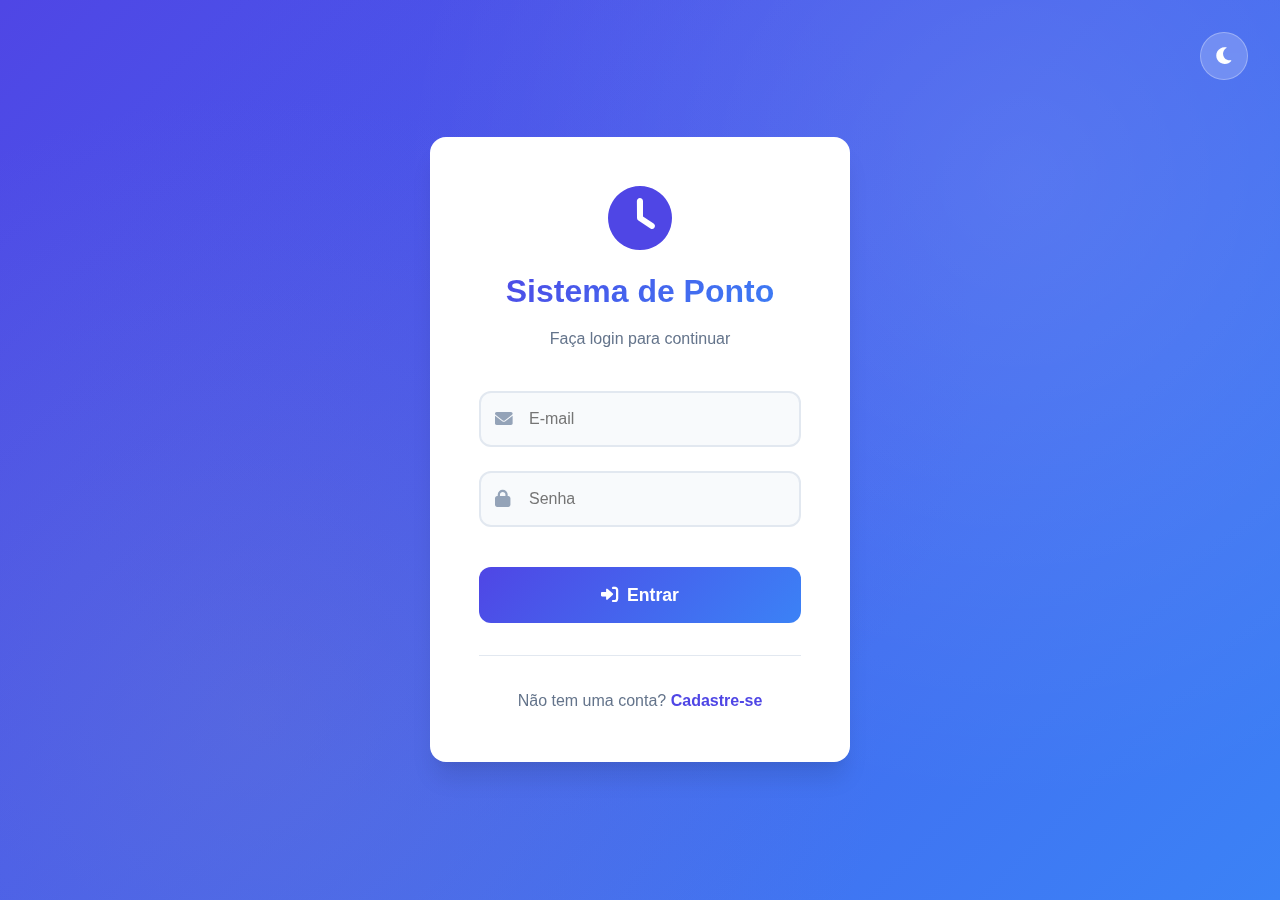
<file: Projeto-ponto-ui/index.html>
<!DOCTYPE html>
<html lang="pt-BR">
<head>
  <link rel="manifest" href="manifest.json">
  <meta name="theme-color" content="#4f46e5">
    <meta charset="UTF-8">
    <meta name="viewport" content="width=device-width, initial-scale=1.0">
    <title>Login - Sistema de Ponto Eletrônico</title>
    <link href="https://cdnjs.cloudflare.com/ajax/libs/font-awesome/6.0.0/css/all.min.css" rel="stylesheet">
    <style>
        /* ===============================================
           SISTEMA DE PONTO ELETRÔNICO - ESTILOS COMPLETOS
           =============================================== */

        /* Reset e variáveis CSS */
        :root {
          /* Cores Light Theme */
          --primary-color: #4f46e5;
          --primary-hover: #4338ca;
          --primary-light: #e0e7ff;
          --secondary-color: #6b7280;
          --secondary-hover: #4b5563;
          --success-color: #10b981;
          --success-hover: #059669;
          --success-light: #d1fae5;
          --warning-color: #f59e0b;
          --warning-hover: #d97706;
          --warning-light: #fef3c7;
          --danger-color: #ef4444;
          --danger-hover: #dc2626;
          --danger-light: #fee2e2;
          --info-color: #3b82f6;
          --info-hover: #2563eb;
          --info-light: #dbeafe;
          
          /* Background e Surface */
          --bg-primary: #ffffff;
          --bg-secondary: #f8fafc;
          --bg-tertiary: #f1f5f9;
          --surface: #ffffff;
          --surface-hover: #f8fafc;
          
          /* Texto */
          --text-primary: #1e293b;
          --text-secondary: #64748b;
          --text-tertiary: #94a3b8;
          --text-inverse: #ffffff;
          
          /* Bordas */
          --border-color: #e2e8f0;
          --border-hover: #cbd5e1;
          --border-focus: #4f46e5;
          
          /* Sombras */
          --shadow-sm: 0 1px 2px 0 rgba(0, 0, 0, 0.05);
          --shadow-md: 0 4px 6px -1px rgba(0, 0, 0, 0.1), 0 2px 4px -1px rgba(0, 0, 0, 0.06);
          --shadow-lg: 0 10px 15px -3px rgba(0, 0, 0, 0.1), 0 4px 6px -2px rgba(0, 0, 0, 0.05);
          --shadow-xl: 0 20px 25px -5px rgba(0, 0, 0, 0.1), 0 10px 10px -5px rgba(0, 0, 0, 0.04);
          
          /* Tamanhos */
          --border-radius: 0.75rem;
          --border-radius-sm: 0.5rem;
          --border-radius-lg: 1rem;
          --transition: all 0.2s cubic-bezier(0.4, 0, 0.2, 1);
          --transition-slow: all 0.3s cubic-bezier(0.4, 0, 0.2, 1);
        }

        /* Dark Theme */
        [data-theme="dark"] {
          --bg-primary: #0f172a;
          --bg-secondary: #1e293b;
          --bg-tertiary: #334155;
          --surface: #1e293b;
          --surface-hover: #334155;
          
          --text-primary: #f1f5f9;
          --text-secondary: #cbd5e1;
          --text-tertiary: #94a3b8;
          
          --border-color: #334155;
          --border-hover: #475569;
          
          --primary-light: rgba(79, 70, 229, 0.1);
          --success-light: rgba(16, 185, 129, 0.1);
          --warning-light: rgba(245, 158, 11, 0.1);
          --danger-light: rgba(239, 68, 68, 0.1);
          --info-light: rgba(59, 130, 246, 0.1);
        }

        /* Reset básico */
        * {
          margin: 0;
          padding: 0;
          box-sizing: border-box;
        }

        html {
          scroll-behavior: smooth;
        }

        body {
          font-family: 'Inter', -apple-system, BlinkMacSystemFont, 'Segoe UI', Roboto, sans-serif;
          line-height: 1.6;
          color: var(--text-primary);
          background: var(--bg-primary);
          transition: var(--transition);
          overflow-x: hidden;
        }

        /* Animações globais */
        @keyframes fadeIn {
          from {
            opacity: 0;
            transform: translateY(20px);
          }
          to {
            opacity: 1;
            transform: translateY(0);
          }
        }

        @keyframes slideIn {
          from {
            opacity: 0;
            transform: translateX(-30px);
          }
          to {
            opacity: 1;
            transform: translateX(0);
          }
        }

        @keyframes pulse {
          0%, 100% {
            opacity: 1;
          }
          50% {
            opacity: 0.5;
          }
        }

        @keyframes bounce {
          0%, 20%, 53%, 80%, 100% {
            transform: translateY(0);
          }
          40%, 43% {
            transform: translateY(-30px);
          }
          70% {
            transform: translateY(-15px);
          }
          90% {
            transform: translateY(-4px);
          }
        }

        @keyframes spin {
          from {
            transform: rotate(0deg);
          }
          to {
            transform: rotate(360deg);
          }
        }

        @keyframes backgroundFloat {
          0%, 100% {
            transform: translate(0, 0) rotate(0deg);
          }
          33% {
            transform: translate(30px, -30px) rotate(120deg);
          }
          66% {
            transform: translate(-20px, 20px) rotate(240deg);
          }
        }

        @keyframes authCardSlide {
          from {
            opacity: 0;
            transform: translateY(50px) scale(0.9);
          }
          to {
            opacity: 1;
            transform: translateY(0) scale(1);
          }
        }

        /* Container de autenticação */
        .auth-container {
          min-height: 100vh;
          display: flex;
          align-items: center;
          justify-content: center;
          background: linear-gradient(135deg, var(--primary-color), var(--info-color));
          position: relative;
          overflow: hidden;
          padding: 1rem;
        }

        .auth-container::before {
          content: '';
          position: absolute;
          top: 0;
          left: 0;
          right: 0;
          bottom: 0;
          background: 
            radial-gradient(circle at 20% 80%, rgba(120, 119, 198, 0.3) 0%, transparent 50%),
            radial-gradient(circle at 80% 20%, rgba(255, 255, 255, 0.1) 0%, transparent 50%),
            radial-gradient(circle at 40% 40%, rgba(79, 70, 229, 0.2) 0%, transparent 50%);
          animation: backgroundFloat 20s ease-in-out infinite;
        }

        /* Card de autenticação */
        .auth-card {
          background: var(--surface);
          border-radius: var(--border-radius-lg);
          box-shadow: var(--shadow-xl);
          padding: 3rem;
          width: 100%;
          max-width: 420px;
          position: relative;
          z-index: 10;
          animation: authCardSlide 0.8s cubic-bezier(0.4, 0, 0.2, 1);
          backdrop-filter: blur(10px);
          border: 1px solid rgba(255, 255, 255, 0.1);
        }

        .auth-card:hover {
          transform: translateY(-5px);
          box-shadow: 0 25px 50px -12px rgba(0, 0, 0, 0.25);
          transition: var(--transition-slow);
        }

        /* Header da autenticação */
        .auth-header {
          text-align: center;
          margin-bottom: 2.5rem;
          animation: fadeIn 1s ease-out 0.3s both;
        }

        .auth-header i {
          font-size: 4rem;
          color: var(--primary-color);
          margin-bottom: 1rem;
          display: block;
          animation: bounce 2s infinite;
        }

        .auth-header h1 {
          font-size: 2rem;
          font-weight: 700;
          color: var(--text-primary);
          margin-bottom: 0.5rem;
          background: linear-gradient(135deg, var(--primary-color), var(--info-color));
          -webkit-background-clip: text;
          -webkit-text-fill-color: transparent;
          background-clip: text;
        }

        .auth-header p {
          color: var(--text-secondary);
          font-size: 1rem;
        }

        /* Form de autenticação */
        .auth-form {
          display: flex;
          flex-direction: column;
          gap: 1.5rem;
          animation: slideIn 0.8s ease-out 0.5s both;
        }

        .input-group {
          position: relative;
          margin-bottom: 0;
        }

        .input-group i {
          position: absolute;
          left: 1rem;
          top: 50%;
          transform: translateY(-50%);
          color: var(--text-tertiary);
          font-size: 1.1rem;
          z-index: 2;
          transition: var(--transition);
        }

        .input-group input,
        .input-group select {
          width: 100%;
          padding: 1rem 1rem 1rem 3rem;
          height: 3.5rem;
          border: 2px solid var(--border-color);
          border-radius: var(--border-radius);
          background: var(--bg-secondary);
          font-size: 1rem;
          color: var(--text-primary);
          transition: var(--transition);
        }

        .input-group input:focus,
        .input-group select:focus {
          outline: none;
          border-color: var(--primary-color);
          background: var(--surface);
          box-shadow: 0 0 0 4px rgba(79, 70, 229, 0.1);
          transform: translateY(-2px);
        }

        .input-group input:focus + i,
        .input-group select:focus + i {
          color: var(--primary-color);
          transform: translateY(-50%) scale(1.1);
        }

        /* Botões */
        .btn {
          display: inline-flex;
          align-items: center;
          justify-content: center;
          gap: 0.5rem;
          padding: 0.75rem 1.5rem;
          border: none;
          border-radius: var(--border-radius);
          font-size: 0.875rem;
          font-weight: 600;
          text-decoration: none;
          cursor: pointer;
          transition: var(--transition);
          position: relative;
          overflow: hidden;
        }

        .btn::before {
          content: '';
          position: absolute;
          top: 0;
          left: -100%;
          width: 100%;
          height: 100%;
          background: linear-gradient(90deg, transparent, rgba(255, 255, 255, 0.2), transparent);
          transition: left 0.5s;
        }

        .btn:hover::before {
          left: 100%;
        }

        .btn:hover {
          transform: translateY(-2px);
          box-shadow: var(--shadow-lg);
        }

        .btn-primary {
          background: linear-gradient(135deg, var(--primary-color), var(--info-color));
          color: white;
          height: 3.5rem;
          font-size: 1.1rem;
          font-weight: 700;
          margin-top: 1rem;
        }

        .btn-primary:hover {
          background: linear-gradient(135deg, var(--primary-hover), var(--info-hover));
        }

        /* Footer da autenticação */
        .auth-footer {
          text-align: center;
          margin-top: 2rem;
          padding-top: 2rem;
          border-top: 1px solid var(--border-color);
          animation: fadeIn 1s ease-out 0.7s both;
        }

        .auth-footer p {
          color: var(--text-secondary);
          margin: 0;
        }

        .auth-footer a {
          color: var(--primary-color);
          text-decoration: none;
          font-weight: 600;
          position: relative;
          transition: var(--transition);
        }

        .auth-footer a::after {
          content: '';
          position: absolute;
          width: 0;
          height: 2px;
          bottom: -2px;
          left: 0;
          background: var(--primary-color);
          transition: width 0.3s ease;
        }

        .auth-footer a:hover::after {
          width: 100%;
        }

        .auth-footer a:hover {
          color: var(--primary-hover);
          transform: translateY(-1px);
        }

        /* Botão de tema */
        .theme-toggle-btn {
          position: fixed;
          top: 2rem;
          right: 2rem;
          width: 3rem;
          height: 3rem;
          border-radius: 50%;
          background: rgba(255, 255, 255, 0.2);
          border: 1px solid rgba(255, 255, 255, 0.3);
          color: white;
          font-size: 1.2rem;
          cursor: pointer;
          transition: var(--transition-slow);
          z-index: 1000;
          backdrop-filter: blur(10px);
          display: flex;
          align-items: center;
          justify-content: center;
        }

        .theme-toggle-btn:hover {
          background: rgba(255, 255, 255, 0.3);
          transform: rotate(180deg) scale(1.1);
          box-shadow: var(--shadow-lg);
        }

        /* Mensagens */
        .error-message,
        .success-message {
          padding: 1rem 1.25rem;
          border-radius: var(--border-radius);
          margin-top: 1rem;
          display: flex;
          align-items: center;
          gap: 0.5rem;
          animation: fadeIn 0.3s ease-out;
        }

        .error-message {
          background: var(--danger-light);
          color: var(--danger-color);
          border: 1px solid rgba(239, 68, 68, 0.3);
        }

        .success-message {
          background: var(--success-light);
          color: var(--success-color);
          border: 1px solid rgba(16, 185, 129, 0.3);
        }

        /* Loading overlay */
        .loading-overlay {
          position: fixed;
          top: 0;
          left: 0;
          width: 100%;
          height: 100%;
          background: rgba(0, 0, 0, 0.7);
          display: flex;
          align-items: center;
          justify-content: center;
          z-index: 9999;
          backdrop-filter: blur(5px);
        }

        .loading-spinner {
          background: var(--surface);
          padding: 2rem 3rem;
          border-radius: var(--border-radius-lg);
          box-shadow: var(--shadow-xl);
          text-align: center;
          animation: fadeIn 0.3s ease-out;
        }

        .loading-spinner i {
          font-size: 2.5rem;
          color: var(--primary-color);
          margin-bottom: 1rem;
          animation: spin 1s linear infinite;
        }

        .loading-spinner p {
          color: var(--text-primary);
          font-weight: 600;
          margin: 0;
        }

        /* Utilitários */
        .hidden {
          display: none !important;
        }

        /* Responsividade */
        @media (max-width: 768px) {
          .auth-container {
            padding: 1rem 0.5rem;
          }
          
          .auth-card {
            padding: 2rem 1.5rem;
            margin: 1rem 0;
          }
          
          .auth-header h1 {
            font-size: 1.75rem;
          }
          
          .auth-header i {
            font-size: 3rem;
          }
          
          .theme-toggle-btn {
            top: 1rem;
            right: 1rem;
            width: 2.5rem;
            height: 2.5rem;
            font-size: 1rem;
          }
        }

        @media (max-width: 480px) {
          .auth-card {
            padding: 1.5rem 1rem;
          }
          
          .input-group input,
          .input-group select,
          .btn-primary {
            height: 3rem;
          }
          
          .auth-header h1 {
            font-size: 1.5rem;
          }
        }

        /* Transições para mudança de tema */
        * {
          transition: background-color 0.3s ease, color 0.3s ease, border-color 0.3s ease;
        }
    </style>
</head>
<body data-theme="light">
    <div class="auth-container">
        <div class="auth-card">
            <div class="auth-header">
                <i class="fas fa-clock"></i>
                <h1>Sistema de Ponto</h1>
                <p>Faça login para continuar</p>
            </div>
            
            <form id="loginForm" class="auth-form">
                <div class="input-group">
                    <input type="email" id="email" placeholder="E-mail" required>
                    <i class="fas fa-envelope"></i>
                </div>
                
                <div class="input-group">
                    <input type="password" id="senha" placeholder="Senha" required>
                    <i class="fas fa-lock"></i>
                </div>
            
                
                <button type="submit" class="btn btn-primary" id="loginBtn">
                    <i class="fas fa-sign-in-alt"></i>
                    Entrar
                </button>
            </form>
            
            <div class="auth-footer">
                <p>Não tem uma conta? 
                    <a href="cadastro.html">Cadastre-se</a>
                </p>
            </div>
            
            <div id="loginError" class="error-message hidden"></div>
        </div>
        
        <button id="themeToggle" class="theme-toggle-btn" title="Alternar tema">
            <i class="fas fa-moon"></i>
        </button>
    </div>

    <!-- Loading Overlay -->
    <div id="loadingOverlay" class="loading-overlay hidden">
        <div class="loading-spinner">
            <i class="fas fa-spinner fa-spin"></i>
            <p>Entrando...</p>
        </div>
    </div>

    <!-- Scripts -->
   <!-- ... início do HTML mantido igual ... -->

    <!-- Scripts -->
    <script src="js/api.js"></script> <!-- ADICIONADO -->
    <script>
  
       

        // Inicialização da página de login
        document.addEventListener('DOMContentLoaded', function() {
          

            // Verificar se já está logado
            const userData = Auth.getCurrentUser();
            if (userData) {
                // Redirecionar baseado na role
                if (userData.role === 'ADMIN') {
                    window.location.href = 'admin.html';
                } else {
                    window.location.href = 'ponto.html';
                }
            }

            // Configurar form de login
            const loginForm = document.getElementById('loginForm');
            loginForm.addEventListener('submit', handleLogin);
        });

        // NOVA FUNÇÃO handleLogin:
        async function handleLogin(e) {
            e.preventDefault();
            
            const email = document.getElementById('email').value;
            const senha = document.getElementById('senha').value;
          
            
            // Validação básica
            if (!email || !senha ) {
                showError('Todos os campos são obrigatórios');
                return;
            }
            
            try {
                showLoading();
                const response = await Auth.login(email, senha);
                
                if (response.success) {
                    if (response.user.role === 'ADMIN') {
                        window.location.href = 'admin.html';
                    } else {
                        window.location.href = 'ponto.html';
                    }
                } else {
                    showError(response.message || 'Erro ao fazer login');
                }
            } catch (error) {
                showError('Erro de conexão. Verifique sua internet.');
            } finally {
                hideLoading();
            }
        }

        function showError(message) {
            const errorDiv = document.getElementById('loginError');
            errorDiv.textContent = message;
            errorDiv.classList.remove('hidden');
            
            setTimeout(() => {
                errorDiv.classList.add('hidden');
            }, 5000);
        }

        function showLoading() {
            document.getElementById('loadingOverlay').classList.remove('hidden');
        }

        function hideLoading() {
            document.getElementById('loadingOverlay').classList.add('hidden');
        }
    </script>
    <script src="js/theme.js"></script>
    <script>
  if ('serviceWorker' in navigator) {
    window.addEventListener('load', () => {
      navigator.serviceWorker
        .register('sw.js')
        .then(reg => console.log('✅ SW registrado', reg))
        .catch(err => console.error('Erro SW:', err));
    });
  }
</script>

</body>
</html>
</file>
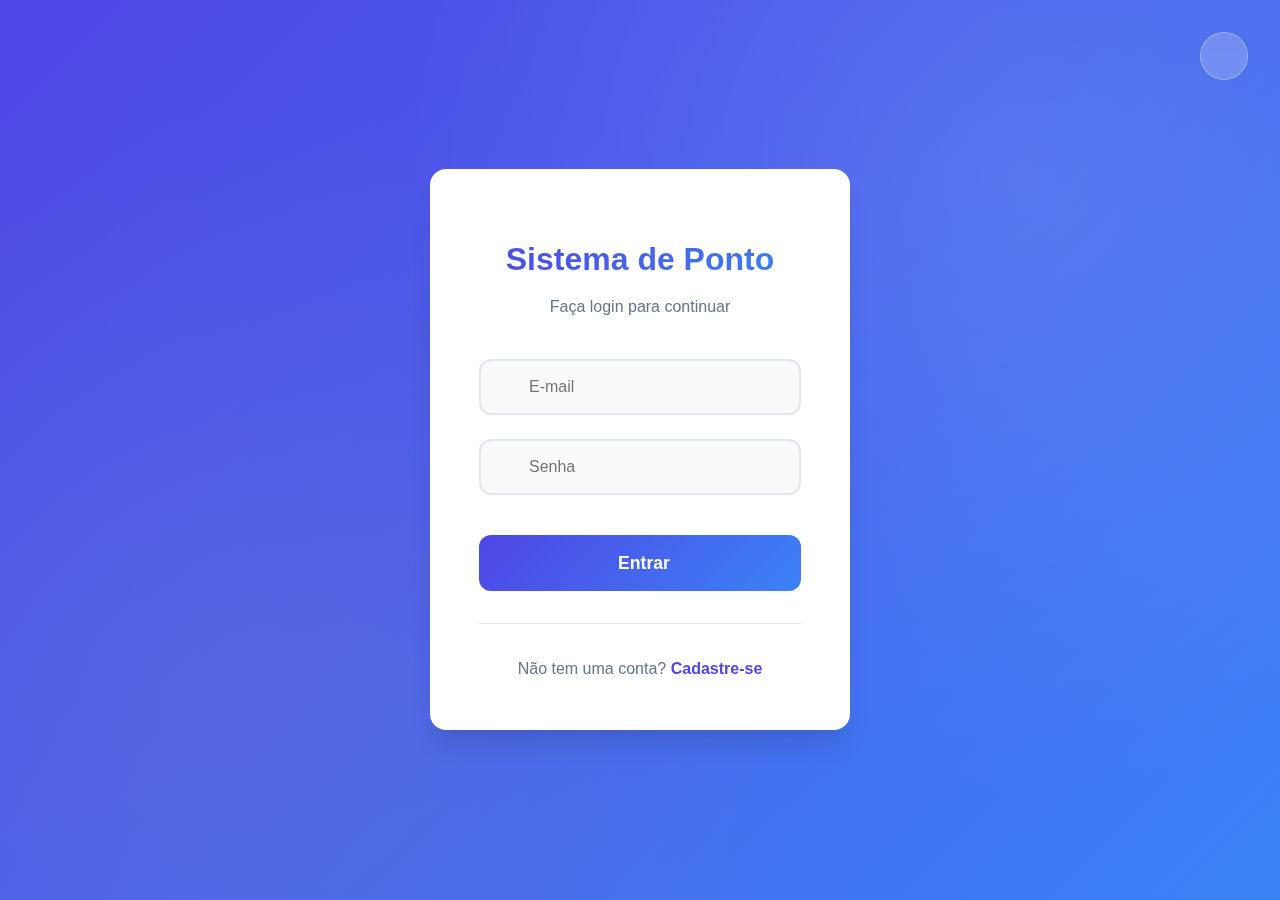
<file: Projeto-ponto-ui/admin.html>
<!DOCTYPE html>
<html lang="pt-BR">

<head>
    <meta charset="UTF-8">
    <meta name="viewport" content="width=device-width, initial-scale=1.0">
    <title>Administração - Sistema de Ponto Eletrônico</title>
    <link rel="stylesheet" href="css/styles.css">
    <link href="https://cdnjs.cloudflare.com/ajax/libs/font-awesome/6.0.0/css/all.min.css" rel="stylesheet">
</head>

<body data-theme="light">
    <div class="container">
        <header class="header">
            <div class="header-content">
                <div class="logo">
                    <i class="fas fa-cog"></i>
                    <span>Painel Administrativo</span>
                </div>
                <div class="header-controls">
                    <button id="themeToggle" class="btn-icon" title="Alternar tema">
                        <i class="fas fa-moon"></i>
                    </button>
                    <div class="user-info">
                        <div class="avatar" id="userAvatar">A</div>
                        <div class="user-details">
                            <span id="userName">Administrador</span>
                            <small id="userRole">ADMIN</small>
                        </div>
                    </div>
                    <button id="logoutBtn" class="btn-modern" title="Sair">
                        <i class="fas fa-sign-out-alt"></i>
                    </button>
                </div>
            </div>
        </header>

        <main class="main-content">
            <!-- Estatísticas -->
           <div class="dashboard-stats">
  <div class="stat-box">
    <div class="value" id="totalUsuarios">0</div>
    <div class="label">Total de Usuários</div>
  </div>
  <div class="stat-box">
    <div class="value" id="totalPontos">0</div>
    <div class="label">Pontos Registrados</div>
  </div>
  <div class="stat-box">
    <div class="value" id="pontosHoje">0</div>
    <div class="label">Pontos Hoje</div>
  </div>
  <div class="stat-box">
    <div class="value" id="currentTime">00:00:00</div>
    <div class="label">Horário Atual</div>
  </div>
</div>


            <!-- Tabela de Pontos -->
            <div class="card">
                <div class="card-header">
                    <h2><i class="fas fa-list"></i> Pontos Registrados</h2>
                    <div class="admin-controls">
                        <div class="filter-controls">
                            <input type="date" id="dataInicio" class="form-control">
                            <input type="date" id="dataFim" class="form-control">
                            <button id="filtrarBtn" class="btn-modern">
                                <i class="fas fa-filter"></i>
                                Filtrar
                            </button>
                        </div>
                        <div class="action-controls">
                            <button id="refreshBtn" class="btn-modern">
                                <i class="fas fa-sync"></i>
                                Atualizar
                            </button>
                            <button id="exportBtn" class="btn-modern">
                                <i class="fas fa-file-excel"></i>
                                Exportar Excel
                            </button>
                        </div>
                    </div>
                </div>
                <div class="card-body">
                    <div class="table-container">
                        <div id="loadingTable" class="loading hidden">
                            <i class="fas fa-spinner fa-spin"></i>
                            Carregando dados...
                        </div>
                        <table id="pontosTable" class="data-table hidden">
                            <thead>
                                <tr>
                                    <th>Usuário</th>
                                    <th>Descrição</th>
                                    <th>Tipo</th>
                                    <th>Data/Hora</th>
                                </tr>
                            </thead>
                            <tbody id="pontosTableBody">
                                <!-- Preenchido via JS -->
                            </tbody>
                        </table>
                        <div id="emptyTable" class="empty-state hidden">
                            <i class="fas fa-inbox"></i>
                            <p>Nenhum registro encontrado</p>
                        </div>
                    </div>
                </div>
            </div>
        </main>
    </div>
    <script src="https://cdnjs.cloudflare.com/ajax/libs/xlsx/0.18.5/xlsx.full.min.js"></script>
    <!-- Scripts -->
    <script src="js/theme.js"></script>
    <script src="js/api.js"></script>
    <script>
        document.addEventListener('DOMContentLoaded', function () {
            const userData = Auth.getCurrentUser();
            if (!userData) return window.location.href = 'index.html';

            if (userData.role !== 'ADMIN') {
                window.location.href = 'ponto.html';
                return;
            }

            initializeAdminPage();
            updateClock();
            setInterval(updateClock, 1000);
            loadStatistics();
            loadAllPontos();

            document.getElementById('logoutBtn').addEventListener('click', handleLogout);
            document.getElementById('refreshBtn').addEventListener('click', loadAllPontos);
            document.getElementById('filtrarBtn').addEventListener('click', handleFilter);
            document.getElementById('exportBtn').addEventListener('click', handleExport);
        });

        function initializeAdminPage() {
            const user = Auth.getCurrentUser();
            document.getElementById('userName').textContent = user.email.split('@')[0];
            document.getElementById('userRole').textContent = user.role;
            document.getElementById('userAvatar').textContent = user.email.charAt(0).toUpperCase();
        }

        function updateClock() {
            const now = new Date();
            document.getElementById('currentTime').textContent = now.toLocaleTimeString('pt-BR');
        }

        async function loadStatistics() {
            try {
                const pontos = await API.listarPontos();
                document.getElementById('totalPontos').textContent = pontos.length;

                const hoje = new Date().toDateString();
                const pontosHoje = pontos.filter(p =>
                    new Date(p.horario).toDateString() === hoje
                );
                document.getElementById('pontosHoje').textContent = pontosHoje.length;
            } catch (error) {
                console.error('Erro ao carregar estatísticas:', error);
            }
        }

        async function loadAllPontos() {
            const tableBody = document.getElementById('pontosTableBody');
            const loadingDiv = document.getElementById('loadingTable');
            const table = document.getElementById('pontosTable');
            const emptyDiv = document.getElementById('emptyTable');

            try {
                loadingDiv.classList.remove('hidden');
                table.classList.add('hidden');
                emptyDiv.classList.add('hidden');

                const pontos = await API.listarPontos();

                if (pontos && pontos.length > 0) {
                    tableBody.innerHTML = '';
                    pontos.forEach(ponto => {
                        const row = document.createElement('tr');
                        row.innerHTML = `
                            <td>${ponto.email || ponto.usuario?.email || 'N/A'}</td>
                            <td>${ponto.descricao}</td>
                            <td>
                               <span class="badge ${ponto.entradas === 'ENTRADA' ? 'badge-entrada' : 'badge-saida'}">
                                 ${ponto.entradas}
                               </span>
                            </td>
                            <td>${new Date(ponto.horario).toLocaleString('pt-BR')}</td>
                        `;
                        tableBody.appendChild(row);
                    });

                    table.classList.remove('hidden');
                } else {
                    emptyDiv.classList.remove('hidden');
                }
            } catch (error) {
                console.error('Erro ao carregar pontos:', error);
                emptyDiv.classList.remove('hidden');
            } finally {
                loadingDiv.classList.add('hidden');
            }
        }

        async function handleFilter() {
            const dataInicio = document.getElementById('dataInicio').value;
            const dataFim = document.getElementById('dataFim').value;

            if (!dataInicio || !dataFim) {
                alert('Selecione ambas as datas para filtrar');
                return;
            }

            const tableBody = document.getElementById('pontosTableBody');
            const loadingDiv = document.getElementById('loadingTable');
            const table = document.getElementById('pontosTable');
            const emptyDiv = document.getElementById('emptyTable');

            try {
                loadingDiv.classList.remove('hidden');
                table.classList.add('hidden');
                emptyDiv.classList.add('hidden');

                const pontos = await API.listarPontos(null, dataInicio, dataFim);

                if (pontos && pontos.length > 0) {
                    tableBody.innerHTML = '';
                    pontos.forEach(ponto => {
                        const row = document.createElement('tr');
                        row.innerHTML = `
                            <td>${ponto.email || ponto.usuario?.email || 'N/A'}</td>
                            <td>${ponto.descricao}</td>
                            <td>
                            <span class="badge ${ponto.entradas === 'ENTRADA' ? 'badge-entrada' : 'badge-saida'}">
                              ${ponto.entradas}
                            </span>
                             </td>
                            <td>${new Date(ponto.horario).toLocaleString('pt-BR')}</td>
                        `;
                        tableBody.appendChild(row);
                    });

                    table.classList.remove('hidden');
                } else {
                    emptyDiv.classList.remove('hidden');
                }
            } catch (error) {
                console.error('Erro ao filtrar pontos:', error);
                emptyDiv.classList.remove('hidden');
            } finally {
                loadingDiv.classList.add('hidden');
            }
        }

       function handleExport() {
    const table = document.getElementById('pontosTable');
    if (!table || table.classList.contains('hidden')) {
        alert("Nada para exportar!");
        return;
    }

    const worksheet = XLSX.utils.table_to_sheet(table);

    // Verifica se há dados na planilha antes de aplicar formatação
    if (!worksheet['!ref']) {
        alert("A tabela está vazia, não é possível exportar.");
        return;
    }

    // Adiciona filtros ao cabeçalho
    const range = XLSX.utils.decode_range(worksheet['!ref']);
    worksheet['!autofilter'] = { ref: XLSX.utils.encode_range(range) };

    // Calcula largura automática de colunas
    const colWidths = [];
    for (let C = range.s.c; C <= range.e.c; ++C) {
        let maxWidth = 10;
        for (let R = range.s.r; R <= range.e.r; ++R) {
            const cellAddress = { c: C, r: R };
            const cellRef = XLSX.utils.encode_cell(cellAddress);
            const cell = worksheet[cellRef];
            if (cell && cell.v != null) {
                const valLength = String(cell.v).length;
                if (valLength > maxWidth) maxWidth = valLength;
            }
        }
        colWidths.push({ wch: maxWidth + 2 });
    }
    worksheet['!cols'] = colWidths;

    // Cria e baixa o arquivo Excel
    const workbook = XLSX.utils.book_new();
    XLSX.utils.book_append_sheet(workbook, worksheet, "Pontos");
    XLSX.writeFile(workbook, "pontos.xlsx");
}




        function handleLogout() {
            Auth.logout();
            window.location.href = 'index.html';
        }
    </script>
</body>

</html>
</file>
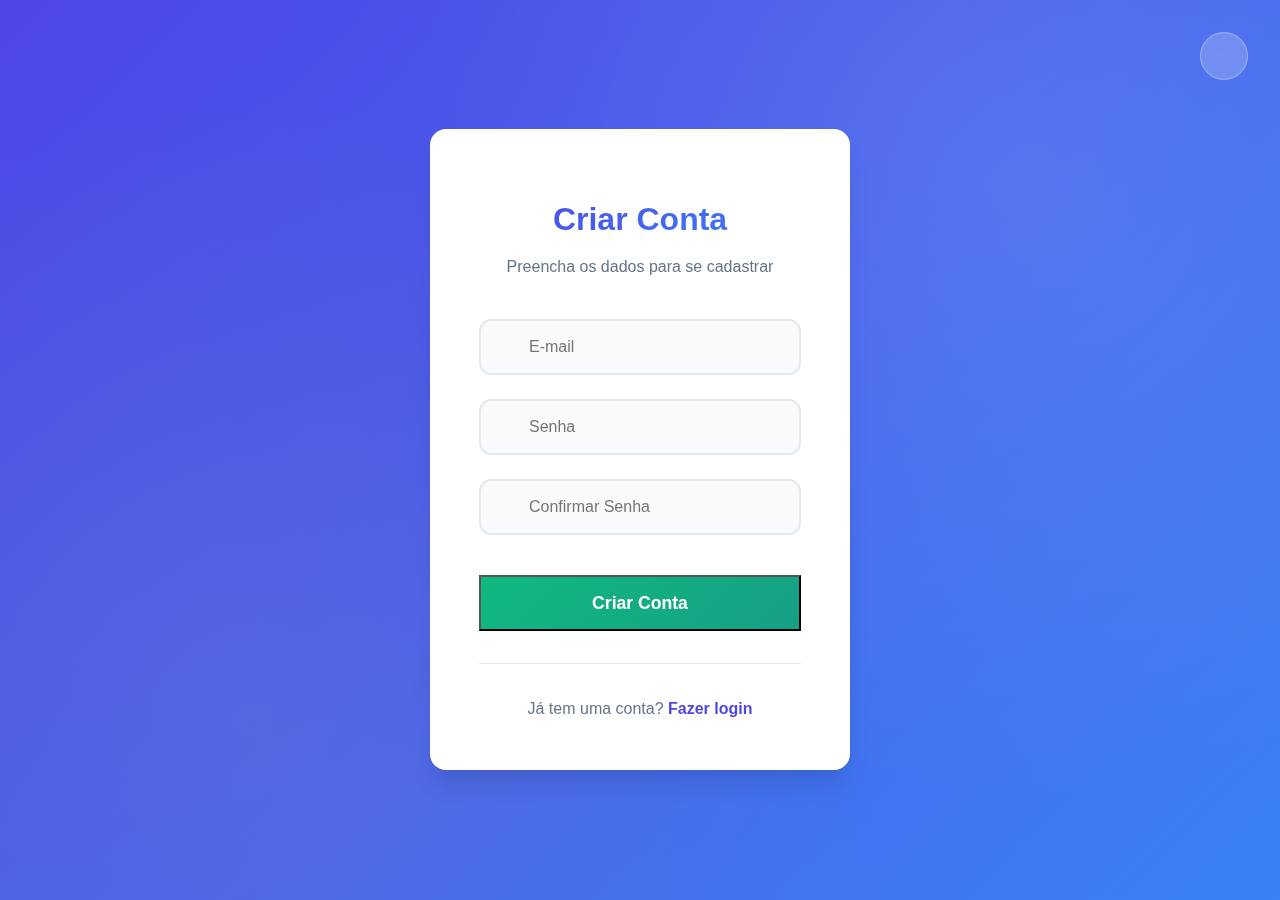
<file: Projeto-ponto-ui/cadastro.html>
<!DOCTYPE html>
<html lang="pt-BR">
<head>
    <meta charset="UTF-8">
    <meta name="viewport" content="width=device-width, initial-scale=1.0">
    <title>Cadastro - Sistema de Ponto Eletrônico</title>
    <link rel="stylesheet" href="css/styles.css">
    <link href="https://cdnjs.cloudflare.com/ajax/libs/font-awesome/6.0.0/css/all.min.css" rel="stylesheet">
</head>
<body data-theme="light">
    <div class="auth-container">
        <div class="auth-card">
            <div class="auth-header">
                <i class="fas fa-user-plus"></i>
                <h1>Criar Conta</h1>
                <p>Preencha os dados para se cadastrar</p>
            </div>
            
            <form id="registerForm" class="auth-form">
                <div class="input-group">
                    <i class="fas fa-envelope"></i>
                    <input type="email" id="email" placeholder="E-mail" required>
                </div>
                
                <div class="input-group">
                    <i class="fas fa-lock"></i>
                    <input type="password" id="senha" placeholder="Senha" required minlength="6">
                </div>
                
                <div class="input-group">
                    <i class="fas fa-lock"></i>
                    <input type="password" id="confirmSenha" placeholder="Confirmar Senha" required minlength="6">
                </div>
                
                <button type="submit" class="btn-success" id="registerBtn">
                    <i class="fas fa-user-plus"></i>
                    Criar Conta
                </button>
            </form>
            
            <div class="auth-footer">
                <p>Já tem uma conta? 
                    <a href="index.html">Fazer login</a>
                </p>
            </div>
            
            <div id="registerError" class="error-message hidden"></div>
            <div id="registerSuccess" class="success-message hidden"></div>
        </div>
        
        <button id="themeToggle" class="theme-toggle-btn" title="Alternar tema">
            <i class="fas fa-moon"></i>
        </button>
    </div>

    <!-- Loading Overlay -->
    <div id="loadingOverlay" class="loading-overlay hidden">
        <div class="loading-spinner">
            <i class="fas fa-spinner fa-spin"></i>
            <p>Criando conta...</p>
        </div>
    </div>

   <!-- ... início do HTML mantido igual ... -->

    <!-- Scripts -->
    <script src="js/theme.js"></script>
    <script src="js/api.js"></script>
    <script>
        // Inicialização específica da página de cadastro
        document.addEventListener('DOMContentLoaded', function() {
            // Verificar se já está logado
            const userData = Auth.getCurrentUser();
            if (userData) {
                if (userData.role === 'ADMIN') {
                    window.location.href = 'admin.html';
                } else {
                    window.location.href = 'ponto.html';
                }
            }

            const registerForm = document.getElementById('registerForm');
            registerForm.addEventListener('submit', handleRegister);
        });

        // NOVA FUNÇÃO handleRegister:
        async function handleRegister(e) {
            e.preventDefault();
            
            const email = document.getElementById('email').value;
            const senha = document.getElementById('senha').value;
            const confirmSenha = document.getElementById('confirmSenha').value;
            const role = 'COMUM';
            
            if (!email || !senha || !confirmSenha) {
                showError('Todos os campos são obrigatórios');
                return;
            }

            if (senha !== confirmSenha) {
                showError('As senhas não coincidem');
                return;
            }

            if (senha.length < 6) {
                showError('A senha deve ter pelo menos 6 caracteres');
                return;
            }
            
            try {
                showLoading();
                const response = await Auth.register(email, senha, role);
                
                if (response.success) {
                    showSuccess('Conta criada com sucesso! Redirecionando para o login...');
                    setTimeout(() => {
                        window.location.href = 'index.html';
                    }, 2000);
                } else {
                    showError(response.message || 'Erro ao criar conta');
                }
            } catch (error) {
                showError('Erro de conexão. Verifique sua internet.');
            } finally {
                hideLoading();
            }
        }

        function showError(message) {
            const errorDiv = document.getElementById('registerError');
            const successDiv = document.getElementById('registerSuccess');
            
            successDiv.classList.add('hidden');
            errorDiv.textContent = message;
            errorDiv.classList.remove('hidden');
            
            setTimeout(() => {
                errorDiv.classList.add('hidden');
            }, 5000);
        }

        function showSuccess(message) {
            const errorDiv = document.getElementById('registerError');
            const successDiv = document.getElementById('registerSuccess');
            
            errorDiv.classList.add('hidden');
            successDiv.textContent = message;
            successDiv.classList.remove('hidden');
        }

        function showLoading() {
            document.getElementById('loadingOverlay').classList.remove('hidden');
        }

        function hideLoading() {
            document.getElementById('loadingOverlay').classList.add('hidden');
        }
    </script>
</body>
</html>
</file>
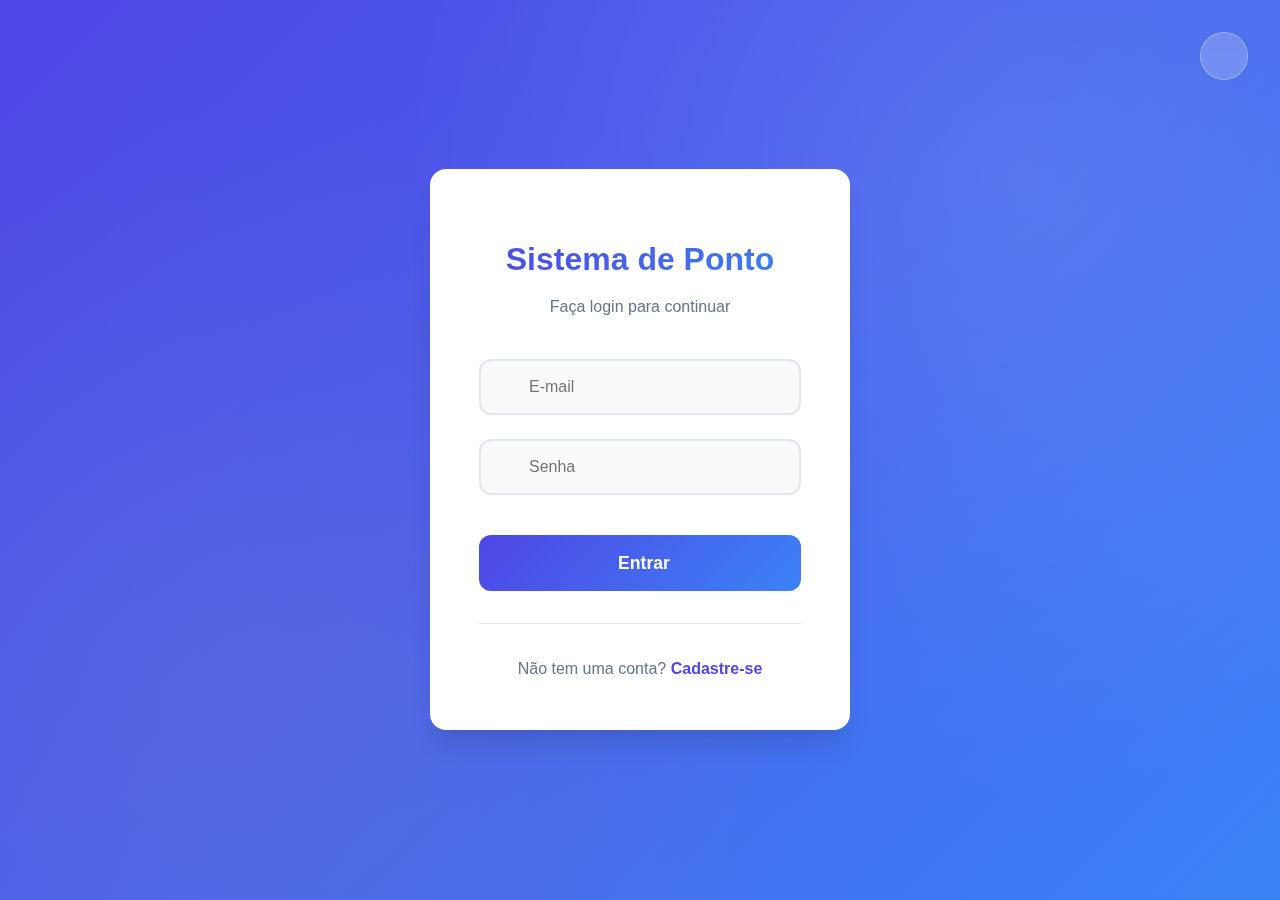
<file: Projeto-ponto-ui/ponto.html>
<!DOCTYPE html>
<html lang="pt-BR">
<head>
    <meta charset="UTF-8">
    <meta name="viewport" content="width=device-width, initial-scale=1.0">
    <title>Registro de Ponto - Sistema de Ponto Eletrônico</title>
    <link rel="stylesheet" href="css/styles.css">
    <link href="https://cdnjs.cloudflare.com/ajax/libs/font-awesome/6.0.0/css/all.min.css" rel="stylesheet">
</head>
<body data-theme="light">
    <div class="container">
        <header class="header">
            <div class="header-content">
                <div class="logo">
                    <i class="fas fa-clock"></i>
                    <span>Registro de Ponto</span>
                </div>
                <div class="header-controls">
                    <button id="themeToggle" class="btn-icon" title="Alternar tema">
                        <i class="fas fa-moon"></i>
                    </button>
                    <div class="user-info">
                        <div class="avatar" id="userAvatar">U</div>
                        <div class="user-details">
                            <span id="userName">Usuário</span>
                            <small id="userRole">COMUM</small>
                        </div>
                    </div>
                    <button id="logoutBtn" class="btn-modern" title="Sair">
                        <i class="fas fa-sign-out-alt"></i>
                    </button>
                </div>
            </div>
        </header>

        <main class="main-content">
            <div class="card">
                <div class="card-header">
                    <h2><i class="fas fa-fingerprint"></i> Registrar Ponto</h2>
                    <div class="current-time" id="currentTime"></div>
                </div>
                <div class="card-body">
                    <form id="pontoForm" class="ponto-form">
                        <div class="input-group">
                            <label for="descricao">
                                <i class="fas fa-comment"></i>
                                Descrição
                            </label>
                            <input type="text" id="descricao" placeholder="Descrição do registro (ex: Chegada ao trabalho)" required>
                        </div>
                        
                        <div class="input-group">
                            <label for="tipoEntrada">
                                <i class="fas fa-toggle-on"></i>
                                Tipo de Registro
                            </label>
                            <select id="tipoEntrada" required>
                                <option value="">Selecione o tipo</option>
                                <option value="ENTRADA">Entrada</option>
                                <option value="SAIDA">Saída</option>
                            </select>
                        </div>
                        
                        <div class="registro-preview" id="registroPreview" style="display: none;">
                            <h4><i class="fas fa-eye"></i> Pré-visualização do Registro</h4>
                            <div class="preview-content">
                                <p><strong>Descrição:</strong> <span id="previewDescricao"></span></p>
                                <p><strong>Tipo:</strong> <span id="previewTipo"></span></p>
                                <p><strong>Data/Hora:</strong> <span id="previewDataHora"></span></p>
                            </div>
                        </div>
                        
                        <button type="submit" class="btn-modern" id="registrarBtn">
                            <i class="fas fa-check"></i>
                            Registrar Ponto
                        </button>
                    </form>
                </div>
            </div>

            <!-- Histórico dos últimos registros -->
            <div class="card">
                <div class="card-header">
                    <h3><i class="fas fa-history"></i> Últimos Registros</h3>
                    <button id="refreshHistorico" class="btn-modern">
                        <i class="fas fa-sync"></i>
                        Atualizar
                    </button>
                </div>
                <div class="card-body">
                    <div id="historicoList" class="historico-list"></div>
                    <div id="loadingHistorico" class="loading hidden">
                        <i class="fas fa-spinner fa-spin"></i>
                        Carregando histórico...
                    </div>
                    <div id="emptyHistorico" class="empty-state hidden">
                        <i class="fas fa-inbox"></i>
                        <p>Nenhum registro encontrado</p>
                    </div>
                </div>
            </div>
        </main>
    </div>

    <!-- Modal de Sucesso -->
    <div id="successModal" class="modal hidden">
        <div class="modal-content">
            <div class="modal-header success">
                <i class="fas fa-check-circle"></i>
                <h3>Ponto Registrado!</h3>
            </div>
            <div class="modal-body">
                <p id="successMessage">Seu ponto foi registrado com sucesso!</p>
                <div class="modal-details">
                    <p><strong>Horário:</strong> <span id="modalHorario"></span></p>
                    <p><strong>Tipo:</strong> <span id="modalTipo"></span></p>
                </div>
            </div>
            <div class="modal-footer">
                <button class="btn-primary" onclick="closeModal('successModal')">OK</button>
            </div>
        </div>
    </div>

    <!-- Modal de Erro -->
    <div id="errorModal" class="modal hidden">
        <div class="modal-content">
            <div class="modal-header error">
                <i class="fas fa-exclamation-circle"></i>
                <h3>Erro!</h3>
            </div>
            <div class="modal-body">
                <p id="errorMessage">Ocorreu um erro ao registrar o ponto.</p>
            </div>
            <div class="modal-footer">
                <button class="btn-danger" onclick="closeModal('errorModal')">OK</button>
            </div>
        </div>
    </div>

    <!-- Loading Overlay -->
    <div id="loadingOverlay" class="loading-overlay hidden">
        <div class="loading-spinner">
            <i class="fas fa-spinner fa-spin"></i>
            <p>Registrando ponto...</p>
        </div>
    </div>

    <!-- Scripts -->
    <script src="js/theme.js"></script>
    <script src="js/api.js"></script>
    <script>
        document.addEventListener('DOMContentLoaded', function() {
            const userData = Auth.getCurrentUser();
            if (!userData) {
                window.location.href = 'index.html';
                return;
            }
            if (userData.role !== 'COMUM') {
                window.location.href = 'admin.html';
                return;
            }

            initializePage();
            updateClock();
            setInterval(updateClock, 1000);
            loadHistorico();

            document.getElementById('pontoForm').addEventListener('submit', handleRegistrarPonto);
            document.getElementById('logoutBtn').addEventListener('click', handleLogout);
            document.getElementById('refreshHistorico').addEventListener('click', loadHistorico);
            document.getElementById('descricao').addEventListener('input', updatePreview);
            document.getElementById('tipoEntrada').addEventListener('change', updatePreview);
        });

        function initializePage() {
            const userData = Auth.getCurrentUser();
            document.getElementById('userName').textContent = userData.email.split('@')[0];
            document.getElementById('userRole').textContent = userData.role;
            document.getElementById('userAvatar').textContent = userData.email.charAt(0).toUpperCase();
        }

        function updateClock() {
            const now = new Date();
            document.getElementById('currentTime').textContent = now.toLocaleString('pt-BR');
        }

        function updatePreview() {
            const descricao = document.getElementById('descricao').value;
            const tipo = document.getElementById('tipoEntrada').value;
            const preview = document.getElementById('registroPreview');

            if (descricao && tipo) {
                document.getElementById('previewDescricao').textContent = descricao;
                document.getElementById('previewTipo').textContent = tipo;
                document.getElementById('previewDataHora').textContent = new Date().toLocaleString('pt-BR');
                preview.style.display = 'block';
            } else {
                preview.style.display = 'none';
            }
        }

        async function handleRegistrarPonto(e) {
            e.preventDefault();
            const userData = Auth.getCurrentUser();
            const descricao = document.getElementById('descricao').value;
            const tipoEntrada = document.getElementById('tipoEntrada').value;

            if (!descricao || !tipoEntrada) {
                showErrorModal('Todos os campos são obrigatórios');
                return;
            }

            try {
                showLoading();
                const pontoData = {
                    descricao,
                    UsuarioId: userData.id,
                    entradas: tipoEntrada
                };
                const response = await API.registrarPonto(pontoData);

                if (response.success) {
                    showSuccessModal(descricao, tipoEntrada);
                    document.getElementById('pontoForm').reset();
                    document.getElementById('registroPreview').style.display = 'none';
                    loadHistorico();
                } else {
                    showErrorModal(response.message || 'Erro ao registrar ponto');
                }
            } catch (error) {
                showErrorModal('Erro de conexão. Verifique sua internet.');
            } finally {
                hideLoading();
            }
        }

        async function loadHistorico() {
    const historicoDiv = document.getElementById('historicoList');
    const loadingDiv = document.getElementById('loadingHistorico');
    const emptyDiv = document.getElementById('emptyHistorico');

    try {
        loadingDiv.classList.remove('hidden');
        historicoDiv.innerHTML = '';
        emptyDiv.classList.add('hidden');

        const pontos = await API.listarPontos(); // já retorna só os do usuário comum

        if (pontos && pontos.length > 0) {
            pontos.forEach(item => {
                const div = document.createElement('div');
                div.className = 'historico-item';
                div.innerHTML = `
                    <div class="historico-info">
                        <strong>${item.descricao}</strong>
                        <span class="historico-tipo ${item.entradas.toLowerCase()}">${item.entradas}</span>
                        <small>${new Date(item.horario).toLocaleString('pt-BR')}</small>
                    </div>
                `;
                historicoDiv.appendChild(div);
            });
        } else {
            emptyDiv.classList.remove('hidden');
        }
    } catch (error) {
        console.error('Erro ao carregar histórico:', error);
        emptyDiv.classList.remove('hidden');
    } finally {
        loadingDiv.classList.add('hidden');
    }
}


        function showSuccessModal(descricao, tipo) {
            document.getElementById('successMessage').textContent = `Ponto registrado: ${descricao}`;
            document.getElementById('modalHorario').textContent = new Date().toLocaleString('pt-BR');
            document.getElementById('modalTipo').textContent = tipo;
            document.getElementById('successModal').classList.remove('hidden');
        }

        function showErrorModal(message) {
            document.getElementById('errorMessage').textContent = message;
            document.getElementById('errorModal').classList.remove('hidden');
        }

        function closeModal(modalId) {
            document.getElementById(modalId).classList.add('hidden');
        }

        function handleLogout() {
            Auth.logout();
            window.location.href = 'index.html';
        }

        function showLoading() {
            document.getElementById('loadingOverlay').classList.remove('hidden');
        }

        function hideLoading() {
            document.getElementById('loadingOverlay').classList.add('hidden');
        }
    </script>
</body>
</html>
</file>
<file: Projeto-ponto-ui/css/styles.css>
/* ===============================================
   SISTEMA DE PONTO ELETRÔNICO - ESTILOS COMPLETOS
   =============================================== */

/* Reset e variáveis CSS */
:root {
  /* Cores Light Theme */
  --primary-color: #4f46e5;
  --primary-hover: #4338ca;
  --primary-light: #e0e7ff;
  --secondary-color: #6b7280;
  --secondary-hover: #4b5563;
  --success-color: #10b981;
  --success-hover: #059669;
  --success-light: #d1fae5;
  --warning-color: #f59e0b;
  --warning-hover: #d97706;
  --warning-light: #fef3c7;
  --danger-color: #ef4444;
  --danger-hover: #dc2626;
  --danger-light: #fee2e2;
  --info-color: #3b82f6;
  --info-hover: #2563eb;
  --info-light: #dbeafe;
  
  /* Background e Surface */
  --bg-primary: #ffffff;
  --bg-secondary: #f8fafc;
  --bg-tertiary: #f1f5f9;
  --surface: #ffffff;
  --surface-hover: #f8fafc;
  
  /* Texto */
  --text-primary: #1e293b;
  --text-secondary: #64748b;
  --text-tertiary: #94a3b8;
  --text-inverse: #ffffff;
  
  /* Bordas */
  --border-color: #e2e8f0;
  --border-hover: #cbd5e1;
  --border-focus: #4f46e5;
  
  /* Sombras */
  --shadow-sm: 0 1px 2px 0 rgba(0, 0, 0, 0.05);
  --shadow-md: 0 4px 6px -1px rgba(0, 0, 0, 0.1), 0 2px 4px -1px rgba(0, 0, 0, 0.06);
  --shadow-lg: 0 10px 15px -3px rgba(0, 0, 0, 0.1), 0 4px 6px -2px rgba(0, 0, 0, 0.05);
  --shadow-xl: 0 20px 25px -5px rgba(0, 0, 0, 0.1), 0 10px 10px -5px rgba(0, 0, 0, 0.04);
  
  /* Tamanhos */
  --border-radius: 0.75rem;
  --border-radius-sm: 0.5rem;
  --border-radius-lg: 1rem;
  --transition: all 0.2s cubic-bezier(0.4, 0, 0.2, 1);
  --transition-slow: all 0.3s cubic-bezier(0.4, 0, 0.2, 1);
}

/* Dark Theme */
[data-theme="dark"] {
  --bg-primary: #0f172a;
  --bg-secondary: #1e293b;
  --bg-tertiary: #334155;
  --surface: #1e293b;
  --surface-hover: #334155;
  
  --text-primary: #f1f5f9;
  --text-secondary: #cbd5e1;
  --text-tertiary: #94a3b8;
  
  --border-color: #334155;
  --border-hover: #475569;
  
  --primary-light: rgba(79, 70, 229, 0.1);
  --success-light: rgba(16, 185, 129, 0.1);
  --warning-light: rgba(245, 158, 11, 0.1);
  --danger-light: rgba(239, 68, 68, 0.1);
  --info-light: rgba(59, 130, 246, 0.1);
}

/* Reset básico */
* {
  margin: 0;
  padding: 0;
  box-sizing: border-box;
}

html {
  scroll-behavior: smooth;
}

body {
  font-family: 'Inter', -apple-system, BlinkMacSystemFont, 'Segoe UI', Roboto, sans-serif;
  line-height: 1.6;
  color: var(--text-primary);
  background: var(--bg-primary);
  transition: var(--transition);
  overflow-x: hidden;
}

/* Animações globais */
@keyframes fadeIn {
  from {
    opacity: 0;
    transform: translateY(20px);
  }
  to {
    opacity: 1;
    transform: translateY(0);
  }
}

@keyframes slideIn {
  from {
    opacity: 0;
    transform: translateX(-30px);
  }
  to {
    opacity: 1;
    transform: translateX(0);
  }
}

@keyframes pulse {
  0%, 100% {
    opacity: 1;
  }
  50% {
    opacity: 0.5;
  }
}

@keyframes bounce {
  0%, 20%, 53%, 80%, 100% {
    transform: translateY(0);
  }
  40%, 43% {
    transform: translateY(-30px);
  }
  70% {
    transform: translateY(-15px);
  }
  90% {
    transform: translateY(-4px);
  }
}

@keyframes spin {
  from {
    transform: rotate(0deg);
  }
  to {
    transform: rotate(360deg);
  }
}

@keyframes backgroundFloat {
  0%, 100% {
    transform: translate(0, 0) rotate(0deg);
  }
  33% {
    transform: translate(30px, -30px) rotate(120deg);
  }
  66% {
    transform: translate(-20px, 20px) rotate(240deg);
  }
}

@keyframes authCardSlide {
  from {
    opacity: 0;
    transform: translateY(50px) scale(0.9);
  }
  to {
    opacity: 1;
    transform: translateY(0) scale(1);
  }
}

/* Container de autenticação */
.auth-container {
  min-height: 100vh;
  display: flex;
  align-items: center;
  justify-content: center;
  background: linear-gradient(135deg, var(--primary-color), var(--info-color));
  position: relative;
  overflow: hidden;
  padding: 1rem;
}

.auth-container::before {
  content: '';
  position: absolute;
  top: 0;
  left: 0;
  right: 0;
  bottom: 0;
  background: 
    radial-gradient(circle at 20% 80%, rgba(120, 119, 198, 0.3) 0%, transparent 50%),
    radial-gradient(circle at 80% 20%, rgba(255, 255, 255, 0.1) 0%, transparent 50%),
    radial-gradient(circle at 40% 40%, rgba(79, 70, 229, 0.2) 0%, transparent 50%);
  animation: backgroundFloat 20s ease-in-out infinite;
}

/* Card de autenticação */
.auth-card {
  background: var(--surface);
  border-radius: var(--border-radius-lg);
  box-shadow: var(--shadow-xl);
  padding: 3rem;
  width: 100%;
  max-width: 420px;
  position: relative;
  z-index: 10;
  animation: authCardSlide 0.8s cubic-bezier(0.4, 0, 0.2, 1);
  backdrop-filter: blur(10px);
  border: 1px solid rgba(255, 255, 255, 0.1);
}

.auth-card:hover {
  transform: translateY(-5px);
  box-shadow: 0 25px 50px -12px rgba(0, 0, 0, 0.25);
  transition: var(--transition-slow);
}

/* Header da autenticação */
.auth-header {
  text-align: center;
  margin-bottom: 2.5rem;
  animation: fadeIn 1s ease-out 0.3s both;
}

.auth-header i {
  font-size: 4rem;
  color: var(--primary-color);
  margin-bottom: 1rem;
  display: block;
  animation: bounce 2s infinite;
}

.auth-header h1 {
  font-size: 2rem;
  font-weight: 700;
  color: var(--text-primary);
  margin-bottom: 0.5rem;
  background: linear-gradient(135deg, var(--primary-color), var(--info-color));
  -webkit-background-clip: text;
  -webkit-text-fill-color: transparent;
  background-clip: text;
}

.auth-header p {
  color: var(--text-secondary);
  font-size: 1rem;
}

/* Form de autenticação */
.auth-form {
  display: flex;
  flex-direction: column;
  gap: 1.5rem;
  animation: slideIn 0.8s ease-out 0.5s both;
}

.input-group {
  position: relative;
  margin-bottom: 0;
}

.input-group i {
  position: absolute;
  left: 1rem;
  top: 50%;
  transform: translateY(-50%);
  color: var(--text-tertiary);
  font-size: 1.1rem;
  z-index: 2;
  transition: var(--transition);
}

.input-group input,
.input-group select {
  width: 100%;
  padding: 1rem 1rem 1rem 3rem;
  height: 3.5rem;
  border: 2px solid var(--border-color);
  border-radius: var(--border-radius);
  background: var(--bg-secondary);
  font-size: 1rem;
  color: var(--text-primary);
  transition: var(--transition);
}

.input-group input:focus,
.input-group select:focus {
  outline: none;
  border-color: var(--primary-color);
  background: var(--surface);
  box-shadow: 0 0 0 4px rgba(79, 70, 229, 0.1);
  transform: translateY(-2px);
}

.input-group input:focus + i,
.input-group select:focus + i {
  color: var(--primary-color);
  transform: translateY(-50%) scale(1.1);
}

/* Botões */
.btn {
  display: inline-flex;
  align-items: center;
  justify-content: center;
  gap: 0.5rem;
  padding: 0.75rem 1.5rem;
  border: none;
  border-radius: var(--border-radius);
  font-size: 0.875rem;
  font-weight: 600;
  text-decoration: none;
  cursor: pointer;
  transition: var(--transition);
  position: relative;
  overflow: hidden;
}

.btn::before {
  content: '';
  position: absolute;
  top: 0;
  left: -100%;
  width: 100%;
  height: 100%;
  background: linear-gradient(90deg, transparent, rgba(255, 255, 255, 0.2), transparent);
  transition: left 0.5s;
}

.btn:hover::before {
  left: 100%;
}

.btn:hover {
  transform: translateY(-2px);
  box-shadow: var(--shadow-lg);
}

.btn-primary {
  background: linear-gradient(135deg, var(--primary-color), var(--info-color));
  color: white;
  height: 3.5rem;
  font-size: 1.1rem;
  font-weight: 700;
  margin-top: 1rem;
}

.btn-primary:hover {
  background: linear-gradient(135deg, var(--primary-hover), var(--info-hover));
}

.btn-success {
  background: linear-gradient(135deg, var(--success-color), #16a085);
  color: white;
  height: 3.5rem;
  font-size: 1.1rem;
  font-weight: 700;
  margin-top: 1rem;
}

.btn-success:hover {
  background: linear-gradient(135deg, var(--success-hover), #138f77);
}

.btn-secondary {
  background: var(--secondary-color);
  color: white;
}

.btn-secondary:hover {
  background: var(--secondary-hover);
}

.btn-danger {
  background: var(--danger-color);
  color: white;
}

.btn-danger:hover {
  background: var(--danger-hover);
}

.btn-large {
  padding: 1rem 2rem;
  font-size: 1.1rem;
}

.btn-icon {
  width: 3rem;
  height: 3rem;
  border-radius: 50%;
  background: var(--surface);
  border: 1px solid var(--border-color);
  color: var(--text-primary);
  display: flex;
  align-items: center;
  justify-content: center;
}

/* Footer da autenticação */
.auth-footer {
  text-align: center;
  margin-top: 2rem;
  padding-top: 2rem;
  border-top: 1px solid var(--border-color);
  animation: fadeIn 1s ease-out 0.7s both;
}

.auth-footer p {
  color: var(--text-secondary);
  margin: 0;
}

.auth-footer a {
  color: var(--primary-color);
  text-decoration: none;
  font-weight: 600;
  position: relative;
  transition: var(--transition);
}

.auth-footer a::after {
  content: '';
  position: absolute;
  width: 0;
  height: 2px;
  bottom: -2px;
  left: 0;
  background: var(--primary-color);
  transition: width 0.3s ease;
}

.auth-footer a:hover::after {
  width: 100%;
}

.auth-footer a:hover {
  color: var(--primary-hover);
  transform: translateY(-1px);
}

/* Botão de tema */
.theme-toggle-btn {
  position: fixed;
  top: 2rem;
  right: 2rem;
  width: 3rem;
  height: 3rem;
  border-radius: 50%;
  background: rgba(255, 255, 255, 0.2);
  border: 1px solid rgba(255, 255, 255, 0.3);
  color: white;
  font-size: 1.2rem;
  cursor: pointer;
  transition: var(--transition-slow);
  z-index: 1000;
  backdrop-filter: blur(10px);
  display: flex;
  align-items: center;
  justify-content: center;
}

.theme-toggle-btn:hover {
  background: rgba(255, 255, 255, 0.3);
  transform: rotate(180deg) scale(1.1);
  box-shadow: var(--shadow-lg);
}

/* Mensagens */
.error-message,
.success-message {
  padding: 1rem 1.25rem;
  border-radius: var(--border-radius);
  margin-top: 1rem;
  display: flex;
  align-items: center;
  gap: 0.5rem;
  animation: fadeIn 0.3s ease-out;
}

.error-message {
  background: var(--danger-light);
  color: var(--danger-color);
  border: 1px solid rgba(239, 68, 68, 0.3);
}

.success-message {
  background: var(--success-light);
  color: var(--success-color);
  border: 1px solid rgba(16, 185, 129, 0.3);
}

/* Loading overlay */
.loading-overlay {
  position: fixed;
  top: 0;
  left: 0;
  width: 100%;
  height: 100%;
  background: rgba(0, 0, 0, 0.7);
  display: flex;
  align-items: center;
  justify-content: center;
  z-index: 9999;
  backdrop-filter: blur(5px);
}

.loading-spinner {
  background: var(--surface);
  padding: 2rem 3rem;
  border-radius: var(--border-radius-lg);
  box-shadow: var(--shadow-xl);
  text-align: center;
  animation: fadeIn 0.3s ease-out;
}

.loading-spinner i {
  font-size: 2.5rem;
  color: var(--primary-color);
  margin-bottom: 1rem;
  animation: spin 1s linear infinite;
}

.loading-spinner p {
  color: var(--text-primary);
  font-weight: 600;
  margin: 0;
}

/* ===============================================
   ESTILOS PARA PÁGINAS INTERNAS (PONTO E ADMIN)
   =============================================== */

/* Container principal */
.container {
  min-height: 100vh;
  background: var(--bg-secondary);
}

/* Header */
.header {
  background: var(--surface);
  border-bottom: 1px solid var(--border-color);
  box-shadow: var(--shadow-sm);
  position: sticky;
  top: 0;
  z-index: 100;
}

.header-content {
  max-width: 1200px;
  margin: 0 auto;
  padding: 1rem 2rem;
  display: flex;
  align-items: center;
  justify-content: space-between;
}

.logo {
  display: flex;
  align-items: center;
  gap: 0.5rem;
  font-size: 1.25rem;
  font-weight: 700;
  color: var(--text-primary);
}

.logo i {
  color: var(--primary-color);
  font-size: 1.5rem;
}

.header-controls {
  display: flex;
  align-items: center;
  gap: 1rem;
}

.user-info {
  display: flex;
  align-items: center;
  gap: 0.75rem;
}

.avatar {
  width: 2.5rem;
  height: 2.5rem;
  border-radius: 50%;
  background: var(--primary-color);
  color: white;
  display: flex;
  align-items: center;
  justify-content: center;
  font-weight: 600;
}

.user-details {
  display: flex;
  flex-direction: column;
}

.user-details span {
  font-size: 0.875rem;
  font-weight: 600;
  color: var(--text-primary);
}

.user-details small {
  font-size: 0.75rem;
  color: var(--text-secondary);
}

/* Main content */
.main-content {
  max-width: 1200px;
  margin: 0 auto;
  padding: 2rem;
  display: flex;
  flex-direction: column;
  gap: 2rem;
}

/* Cards */
.card {
  background: var(--surface);
  border-radius: var(--border-radius-lg);
  box-shadow: var(--shadow-md);
  overflow: hidden;
  transition: var(--transition);
}

.card:hover {
  box-shadow: var(--shadow-lg);
  transform: translateY(-2px);
}

.card-header {
  padding: 1.5rem 2rem;
  border-bottom: 1px solid var(--border-color);
  background: var(--bg-secondary);
  display: flex;
  align-items: center;
  justify-content: space-between;
}

.card-header h2,
.card-header h3 {
  display: flex;
  align-items: center;
  gap: 0.5rem;
  color: var(--text-primary);
  margin: 0;
}

.card-header i {
  color: var(--primary-color);
}

.card-body {
  padding: 2rem;
}

.current-time {
  font-size: 0.875rem;
  color: var(--text-secondary);
  font-weight: 500;
}

/* Formuário de ponto */
.ponto-form {
  display: flex;
  flex-direction: column;
  gap: 1.5rem;
}

.ponto-form .input-group {
  display: flex;
  flex-direction: column;
  gap: 0.5rem;
}

.ponto-form label {
  display: flex;
  align-items: center;
  gap: 0.5rem;
  font-weight: 600;
  color: var(--text-primary);
}

.ponto-form input,
.ponto-form select {
  padding: 0.75rem 1rem;
  border: 2px solid var(--border-color);
  border-radius: var(--border-radius);
  background: var(--bg-secondary);
  font-size: 1rem;
  color: var(--text-primary);
  transition: var(--transition);
}

.ponto-form input:focus,
.ponto-form select:focus {
  outline: none;
  border-color: var(--primary-color);
  background: var(--surface);
  box-shadow: 0 0 0 4px rgba(79, 70, 229, 0.1);
}

/* Pré-visualização do registro */
.registro-preview {
  background: var(--primary-light);
  border: 1px solid rgba(79, 70, 229, 0.2);
  border-radius: var(--border-radius);
  padding: 1.5rem;
  margin-top: 1rem;
}

.registro-preview h4 {
  display: flex;
  align-items: center;
  gap: 0.5rem;
  color: var(--primary-color);
  margin-bottom: 1rem;
}

.preview-content p {
  margin: 0.5rem 0;
  color: var(--text-primary);
}

.preview-content strong {
  color: var(--primary-color);
}

/* Histórico */
.historico-list {
  display: flex;
  flex-direction: column;
  gap: 1rem;
}

.historico-item {
  padding: 1rem;
  background: var(--bg-secondary);
  border-radius: var(--border-radius);
  border-left: 4px solid var(--primary-color);
  transition: var(--transition);
}

.historico-item:hover {
  background: var(--surface-hover);
  transform: translateX(5px);
}

.historico-info {
  display: flex;
  flex-direction: column;
  gap: 0.25rem;
}

.historico-info strong {
  color: var(--text-primary);
}

.historico-tipo {
  display: inline-block;
  padding: 0.25rem 0.5rem;
  border-radius: var(--border-radius-sm);
  font-size: 0.75rem;
  font-weight: 600;
  text-transform: uppercase;
}

.historico-tipo.entrada {
  background: var(--success-light);
  color: var(--success-color);
}

.historico-tipo.saida {
  background: var(--warning-light);
  color: var(--warning-color);
}

.historico-info small {
  color: var(--text-secondary);
}

/* Estados vazios e loading */
.loading {
  display: flex;
  align-items: center;
  justify-content: center;
  gap: 0.5rem;
  padding: 2rem;
  color: var(--text-secondary);
}

.loading i {
  animation: spin 1s linear infinite;
}

.empty-state {
  text-align: center;
  padding: 3rem 2rem;
  color: var(--text-secondary);
}

.empty-state i {
  font-size: 3rem;
  margin-bottom: 1rem;
  opacity: 0.5;
}

/* Modais */
.modal {
  position: fixed;
  top: 0;
  left: 0;
  width: 100%;
  height: 100%;
  background: rgba(0, 0, 0, 0.7);
  display: flex;
  align-items: center;
  justify-content: center;
  z-index: 9999;
  backdrop-filter: blur(5px);
}

.modal-content {
  background: var(--surface);
  border-radius: var(--border-radius-lg);
  box-shadow: var(--shadow-xl);
  max-width: 500px;
  width: 90%;
  max-height: 90vh;
  overflow-y: auto;
  animation: fadeIn 0.3s ease-out;
}

.modal-header {
  padding: 1.5rem 2rem;
  border-bottom: 1px solid var(--border-color);
  display: flex;
  align-items: center;
  gap: 0.75rem;
}

.modal-header.success {
  background: var(--success-light);
  color: var(--success-color);
}

.modal-header.error {
  background: var(--danger-light);
  color: var(--danger-color);
}

.modal-header i {
  font-size: 1.5rem;
}

.modal-header h3 {
  margin: 0;
}

.modal-body {
  padding: 2rem;
}

.modal-details {
  background: var(--bg-secondary);
  border-radius: var(--border-radius);
  padding: 1rem;
  margin-top: 1rem;
}

.modal-details p {
  margin: 0.5rem 0;
  color: var(--text-primary);
}

.modal-footer {
  padding: 1rem 2rem;
  border-top: 1px solid var(--border-color);
  display: flex;
  justify-content: flex-end;
  gap: 1rem;
}

/* Utilitários */
.hidden {
  display: none !important;
}

/* Responsividade */
@media (max-width: 768px) {
  .auth-container {
    padding: 1rem 0.5rem;
  }
  
  .auth-card {
    padding: 2rem 1.5rem;
    margin: 1rem 0;
  }
  
  .auth-header h1 {
    font-size: 1.75rem;
  }
  
  .auth-header i {
    font-size: 3rem;
  }
  
  .theme-toggle-btn {
    top: 1rem;
    right: 1rem;
    width: 2.5rem;
    height: 2.5rem;
    font-size: 1rem;
  }
  
  .header-content {
    padding: 1rem;
  }
  
  .header-controls {
    gap: 0.5rem;
  }
  
  .user-details {
    display: none;
  }
  
  .main-content {
    padding: 1rem;
  }
  
  .card-header {
    padding: 1rem 1.5rem;
    flex-direction: column;
    align-items: flex-start;
    gap: 1rem;
  }
  
  .card-body {
    padding: 1.5rem;
  }
}

@media (max-width: 480px) {
  .auth-card {
    padding: 1.5rem 1rem;
  }
  
  .input-group input,
  .input-group select,
  .btn-primary,
  .btn-success {
    height: 3rem;
  }
  
  .auth-header h1 {
    font-size: 1.5rem;
  }
  
  .modal-content {
    margin: 1rem;
    width: calc(100% - 2rem);
  }
  
  .modal-header,
  .modal-body,
  .modal-footer {
    padding: 1rem;
  }
}

/* Transições para mudança de tema */
* {
  transition: background-color 0.3s ease, color 0.3s ease, border-color 0.3s ease;
}

.data-table th,
.data-table td {
    padding: 12px 20px;
    text-align: left;
}

.data-table th {
    background-color: #f0f0f0;
    font-weight: 600;
}

.data-table tr:not(:last-child) {
    border-bottom: 1px solid #ddd;
}
/* BOTÕES MELHORADOS COM GRADIENTE E ANIMAÇÃO DE SHINE */
.btn-animated {
  position: relative;
  overflow: hidden;
  transition: var(--transition-slow);
  border-radius: var(--border-radius);
  display: inline-flex;
  align-items: center;
  justify-content: center;
  padding: 0.75rem 1.5rem;
  font-weight: 600;
  cursor: pointer;
  color: white;
  text-transform: uppercase;
}

.btn-animated::before {
  content: '';
  position: absolute;
  top: 0;
  left: -100%;
  width: 100%;
  height: 100%;
  background: linear-gradient(120deg, rgba(255,255,255,0.2), rgba(255,255,255,0), rgba(255,255,255,0.2));
  transition: left 0.5s ease;
  z-index: 1;
}

.btn-animated:hover::before {
  left: 100%;
}

.btn-animated i {
  margin-right: 0.5rem;
  position: relative;
  z-index: 2;
}

.btn-secondary.btn-animated {
  background: linear-gradient(135deg, var(--secondary-color), var(--secondary-hover));
}

.btn-success.btn-animated {
  background: linear-gradient(135deg, var(--success-color), #16a085);
}

.btn-danger.btn-animated {
  background: linear-gradient(135deg, var(--danger-color), #b91c1c);
}
.data-table th {
  background-color: var(--bg-tertiary);
  color: var(--text-primary);
}

.data-table td {
  color: var(--text-primary);
}

[data-theme="dark"] .data-table th {
  background-color: #1e293b; /* Dark surface */
  color: #f1f5f9; /* Texto claro */
}

[data-theme="dark"] .data-table td {
  color: #f1f5f9;
}
.btn-modern {
  padding: 0.75rem 1.5rem;
  border: none;
  border-radius: var(--border-radius);
  font-size: 0.9rem;
  font-weight: 600;
  color: white;
  background: linear-gradient(135deg, var(--primary-color), var(--info-color));
  box-shadow: 0 4px 14px rgba(0, 0, 0, 0.1);
  cursor: pointer;
  position: relative;
  overflow: hidden;
  transition: all 0.3s ease;
}

.btn-modern:hover {
  transform: translateY(-2px);
  box-shadow: 0 8px 20px rgba(0, 0, 0, 0.2);
}

.btn-modern::before {
  content: '';
  position: absolute;
  top: 0;
  left: -100%;
  width: 100%;
  height: 100%;
  background: linear-gradient(120deg, rgba(255,255,255,0.2), rgba(255,255,255,0), rgba(255,255,255,0.2));
  transition: left 0.4s ease;
}

.btn-modern:hover::before {
  left: 100%;
}
.dashboard-stats {
  display: flex;
  flex-wrap: wrap;
  gap: 1rem;
  margin-bottom: 2rem;
}

.stat-box {
  flex: 1 1 200px;
  background: var(--surface);
  border-radius: var(--border-radius);
  padding: 1rem;
  text-align: center;
  box-shadow: var(--shadow-sm);
  transition: var(--transition-slow);
}

.stat-box:hover {
  box-shadow: var(--shadow-md);
  transform: translateY(-3px);
}

.stat-box .value {
  font-size: 1.5rem;
  font-weight: 700;
  color: var(--primary-color);
}

.stat-box .label {
  font-size: 0.9rem;
  color: var(--text-secondary);
}
.admin-controls {
  display: flex;
  flex-wrap: wrap;
  gap: 1rem;
  justify-content: space-between;
  align-items: center;
  flex-direction: row;
  margin-top: 1rem;
}

.filter-controls,
.action-controls {
  display: flex;
  gap: 0.5rem;
  align-items: center;
  flex-wrap: wrap;
}

.form-control {
  padding: 0.6rem 1rem;
  border: 2px solid var(--border-color);
  border-radius: var(--border-radius);
  background: var(--bg-secondary);
  color: var(--text-primary);
  transition: var(--transition);
  height: 3rem;
  font-size: 0.9rem;
}

.form-control:focus {
  outline: none;
  border-color: var(--primary-color);
  box-shadow: 0 0 0 4px rgba(79, 70, 229, 0.1);
}
.badge {
  display: inline-block;
  padding: 0.35rem 0.75rem;
  font-size: 0.75rem;
  font-weight: 600;
  border-radius: var(--border-radius-sm);
  text-transform: uppercase;
}

.badge-entrada {
  background: var(--success-light);
  color: var(--success-color);
}

.badge-saida {
  background: var(--warning-light);
  color: var(--warning-color);
}
.table-container {
  overflow-x: auto;
}

.data-table {
  width: 100%;
  border-collapse: collapse;
  margin-top: 1rem;
  border-radius: var(--border-radius);
  overflow: hidden;
  background: var(--surface);
}

.data-table th,
.data-table td {
  padding: 1rem 1.25rem;
  text-align: left;
}

.data-table tr:hover {
  background-color: var(--surface-hover);
  transition: background-color 0.3s ease;
}
</file>
